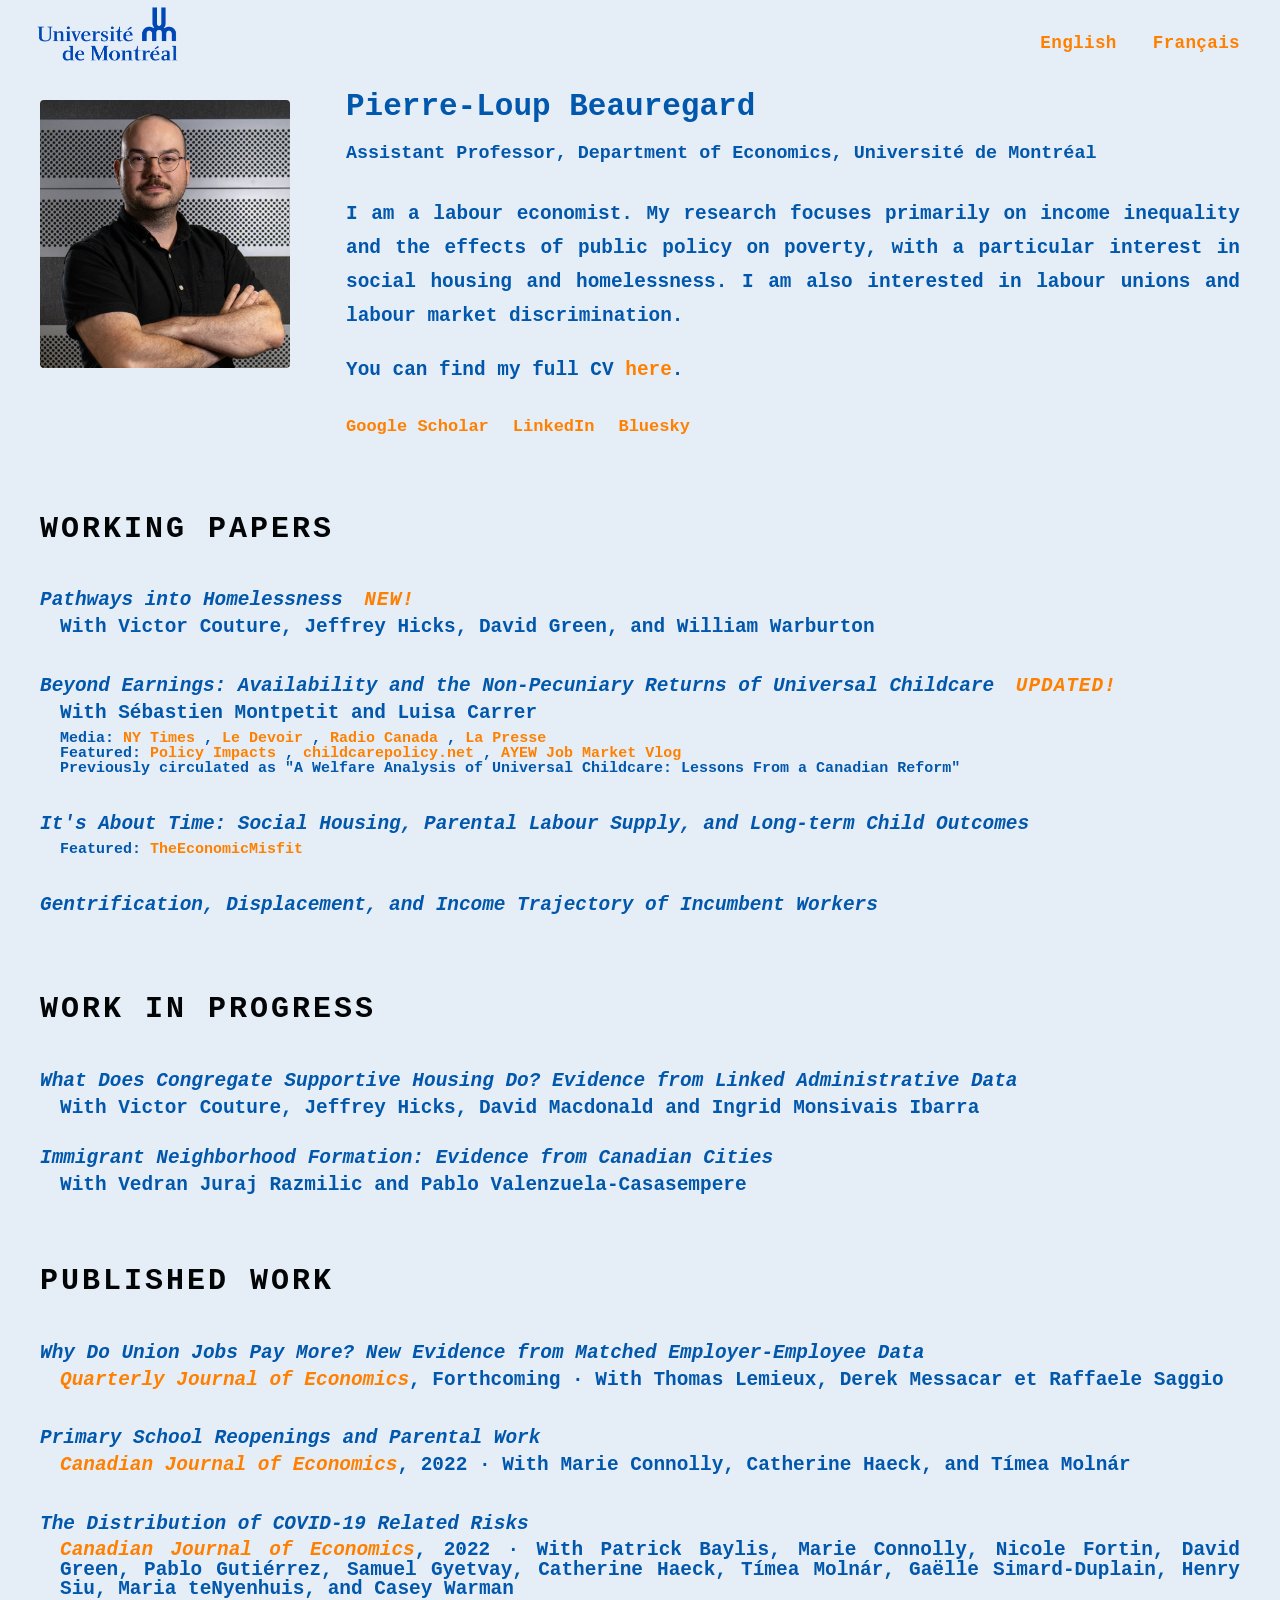
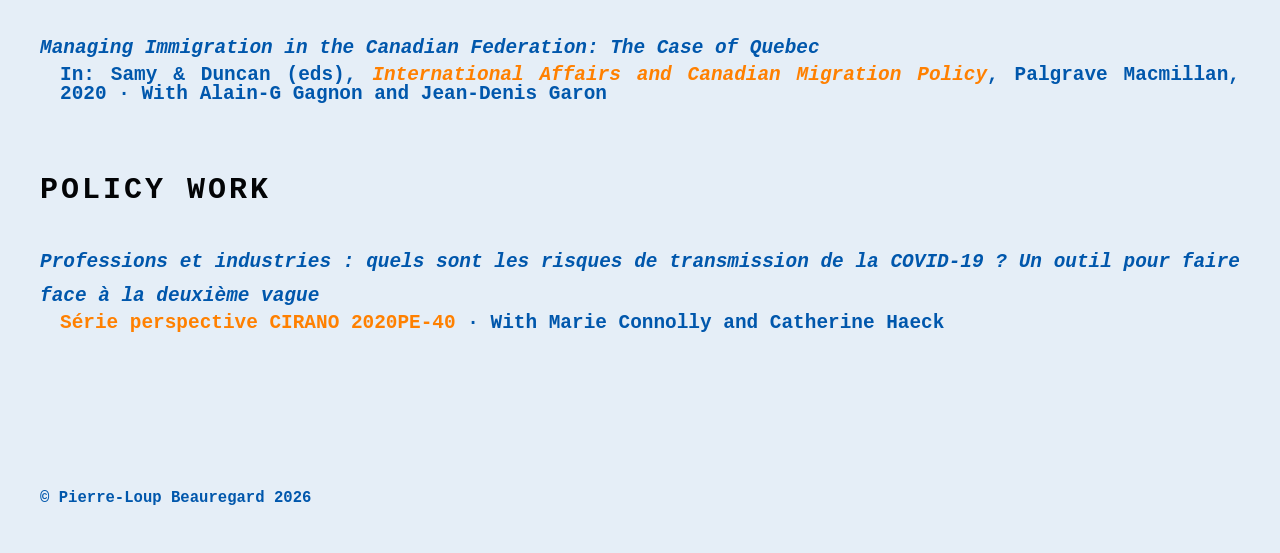
<file: index.html>
<!DOCTYPE html>
<html lang="en">
<head>
  <link rel="canonical" href="https://pierreloupbeauregard.org/index.html">
  <meta charset="UTF-8">
  <meta name="viewport" content="width=device-width, initial-scale=1.0">
  <link rel="icon" type="image/png" href="assets/images/carabins_logo.png">
  <title>Pierre-Loup Beauregard</title>
  <link rel="stylesheet" href="style.css">
</head>
<body>

<nav>
  <div class="nav-inner">
    <a class="nav-name" href="index.html">

    <div class="home-logo">
      <img src="assets/images/Logo_UdeM-bleu-RVB.png" width="175" style="margin-top: 50px; margin-left: -20px;" alt="Logo">
    </div></a>

    <ul class="nav-links">
      <li><a href="index.html">English</a></li>
      <li><a href="francais.html" class="lang-toggle">Français</a></li>
    </ul>
  </div>
</nav>


<main>


<div class="home-grid" id="about">

    <div class="home-photo">
      <img src="assets/images/photo.jpg" alt="Pierre-Loup Beauregard">
    </div>
    

    <div class="home-bio">
      <h1>Pierre-Loup Beauregard</h1>
      <p class="subtitle">Assistant Professor, Department of Economics, Université de Montréal</p>
      
      <p>
        I am a labour economist. My research focuses primarily on income inequality 
        and the effects of public policy on poverty, with a particular interest in 
        social housing and homelessness. I am also interested in labour unions and 
        labour market discrimination.
      </p>

      <p>
        You can find my full CV <a href="assets/docs/beauregard_cv.pdf">here</a>.
      </p>

      <div class="contact-links">
        <a href="https://scholar.google.ca/citations?user=1oy015kAAAAJ&hl=en">Google Scholar</a>
        <a href="https://www.linkedin.com/in/pierreloupbeauregard/">LinkedIn</a>
        <a href="https://bsky.app/profile/plbeauregard.bsky.social">Bluesky</a>
      </div>
    </div>

  </div>
  

  <!-- ── Working Papers ────────────────────────────────── -->
  <section id="research">
    <h2>Working Papers</h2>

    <div class="paper">
      <p class="paper-title">
        <a href="https://www.dropbox.com/scl/fi/wkrdb9lgdbsbrx3ymrme5/BCGHW_homelessness_currentPublic.pdf?rlkey=ezxy51uh1qmfiev3l69rs5mlc&dl=0">
          Pathways into Homelessness</a>
        <span class="paper-tag">NEW!</span>
      </p>
      <p class="paper-meta">
 With <a href="https://www.victorcouture.org/home">Victor Couture</a>,
          <a href="https://jeffrey-hicks.com/">Jeffrey Hicks</a>,
          <a href="https://economics.ubc.ca/profile/david-green/">David Green</a>,
         and William Warburton
      </p>
    </div>

     <div class="paper">
      <p class="paper-title">
        <a href="https://sebastienmontpetit.github.io/WebsiteSM/MCB_QCchildcare.pdf">
          Beyond Earnings: Availability and the Non-Pecuniary Returns of Universal Childcare
        </a>
        <span class="paper-tag">Updated!</span>
      </p>
      <p class="paper-meta">
        With <a href="https://sites.google.com/view/sebastien-montpetit">Sébastien Montpetit</a>
        and <a href="https://luisa-carrer.github.io/">Luisa Carrer</a>
      </p>
      <p class="paper-coverage" >  
        Media:
        <a   href="https://www.nytimes.com/2025/09/22/business/universal-child-care-us-economy.html">   NY Times  </a>,
        <a   href="https://www.ledevoir.com/economie/819527/garderies-rapportent-trois-fois-plus-meres-ce-elles-coutent-etat"> Le Devoir </a>,
        <a   href="https://ici.radio-canada.ca/ohdio/premiere/emissions/Les-matins-d-ici/segments/rattrapage/1848339/garderies-rapportent-3-fois-plus-aux-meres-que-ce-qu-elles-coutent-a-etat">Radio Canada </a>,
        <a   href="https://www.lapresse.ca/actualites/2025-11-13/cpe-et-garderies-subventionnees/the-economist-monte-au-creneau-contre-le-modele-quebecois.php"> La Presse  </a><br>
        Featured:
        <a  href="https://policyimpacts.org/policy-impacts-library/universal-childcare-provision/">Policy Impacts  </a>,
        <a  href="https://childcarepolicy.net/new-support-for-the-economic-benefits-of-universal-child-care/"> childcarepolicy.net </a>,
        <a  href="https://www.monash.edu/business/impact-labs/soda-labs/our-events/applied-young-economists/econ-job-market-vlog"> AYEW Job Market Vlog </a><br>
         Previously circulated as "A Welfare Analysis of Universal Childcare: Lessons From a Canadian Reform"  
      </p>
    </div>

    <div class="paper">
      <p class="paper-title" >
        <a href="https://plbeauregard.github.io/document/beauregard_jmp_2025.pdf">
          It's About Time: Social Housing, Parental Labour Supply, and Long-term Child Outcomes
        </a>
      </p>
      <p class="paper-coverage" > 
        Featured: <a  href="https://theeconomicmisfit.com/2026/02/11/why-do-children-benefit-from-social-housing/"> TheEconomicMisfit</a>
      </p>
    </div>

    <div class="paper">
      <p class="paper-title">
        <a href="https://plbeauregard.github.io/document/beauregard_gentrification.pdf">
          Gentrification, Displacement, and Income Trajectory of Incumbent Workers
        </a>
      </p>
    </div>

  </section>

  <!-- ── Work in Progress ──────────────────────────────── -->
  <section>
    <h2>Work in Progress</h2>

    <div class="inprogress">
      <p class="inprogress-title">What Does Congregate Supportive Housing Do? Evidence from Linked Administrative Data</p>
      <p class="paper-meta">
        With <a href="https://www.victorcouture.org/home">Victor Couture</a>,
          <a href="https://jeffrey-hicks.com/">Jeffrey Hicks</a>,
          <a href="https://sites.google.com/view/dave-mac/home">David Macdonald</a> 
          and Ingrid Monsivais Ibarra
      </p>
    </div>

    <div class="inprogress">
      <p class="inprogress-title">Immigrant Neighborhood Formation: Evidence from Canadian Cities</p>
      <p class="paper-meta">
        With Vedran Juraj Razmilic
        and <a href="https://pvalenzuelac.github.io/">Pablo Valenzuela-Casasempere</a>
      </p>
    </div>

  </section>

  <!-- ── Published Work ────────────────────────────────── -->
  <section>
    <h2>Published Work</h2>

    <div class="paper">
      <p class="paper-title">
        <a href="https://academic.oup.com/qje/advance-article/doi/10.1093/qje/qjag054/9013333?login=true&utm_source=authortollfreelink&utm_campaign=qje&utm_medium=email">
          Why Do Union Jobs Pay More? New Evidence from Matched Employer-Employee Data
        </a>
      </p>
      <p class="paper-meta">
        <em><span style="color: #ff8000;">Quarterly Journal of Economics</span></em>, Forthcoming ·
        With <a href="https://economics.ubc.ca/profile/thomas-lemieux/">Thomas Lemieux</a>,
        <a href="https://sites.google.com/site/derekmessacar/home">Derek Messacar</a>
        et <a href="https://sites.google.com/site/raffaelesaggio/">Raffaele Saggio</a>
      </p>
    </div>

    <div class="paper">
      <p class="paper-title">
        <a href="https://onlinelibrary.wiley.com/share/author/XNPJARI37ENNKSQNXPC3?target=10.1111/caje.12566">
          Primary School Reopenings and Parental Work
        </a>
      </p>
      <p class="paper-meta">
        <em><span style="color: #ff8000;">Canadian Journal of Economics</span></em>, 2022 ·
        With <a href="http://www.connolly.uqam.ca/">Marie Connolly</a>,
        <a href="https://sites.google.com/site/catherinemhaeck/">Catherine Haeck</a>,
        and <a href="https://timea-laura-molnar.com/">Tímea Molnár</a>
      </p>
    </div>

    <div class="paper">
      <p class="paper-title">
        <a href="https://onlinelibrary.wiley.com/share/author/AE8DQ7MFEASCJKEBJAWV?target=10.1111/caje.12540">
          The Distribution of COVID-19 Related Risks
        </a>
      </p>
      <p class="paper-meta">
        <em><span style="color: #ff8000;">Canadian Journal of Economics</span></em>, 2022 ·
        With Patrick Baylis, Marie Connolly, Nicole Fortin, David Green,
        Pablo Gutiérrez, Samuel Gyetvay, Catherine Haeck, Tímea Molnár,
        Gaëlle Simard-Duplain, Henry Siu, Maria teNyenhuis, and Casey Warman
      </p>
    </div>

    <div class="paper">
      <p class="paper-title">
        <a href="https://link.springer.com/chapter/10.1007/978-3-030-46754-8_11">
          Managing Immigration in the Canadian Federation: The Case of Quebec
        </a>
      </p>
      <p class="paper-meta">
        In: Samy &amp; Duncan (eds), <em><span style="color: #ff8000;">International Affairs and Canadian Migration Policy</span></em>,
        Palgrave Macmillan, 2020 ·
        With <a href="https://professeurs.uqam.ca/professeur/gagnon.alain/">Alain-G Gagnon</a>
        and <a href="https://sites.google.com/site/jeandenisgaron/">Jean-Denis Garon</a>
      </p>
    </div>

  </section>

  <!-- ── Policy Work ───────────────────────────────────── -->
  <section>
    <h2>Policy Work</h2>

    <div class="paper">
      <p class="paper-title">
        <a href="https://cirano.qc.ca/fr/sommaires/2020PE-40">
          Professions et industries : quels sont les risques de transmission de la COVID-19 ?
          Un outil pour faire face à la deuxième vague
        </a>
      </p>
      <p class="paper-meta">
        <span style="color: #ff8000;">Série perspective CIRANO 2020PE-40</span> ·
        With <a href="http://www.connolly.uqam.ca/">Marie Connolly</a>
        and <a href="https://sites.google.com/site/catherinemhaeck/">Catherine Haeck</a>
      </p>
    </div>

  </section>

</main>

<footer> © Pierre-Loup Beauregard 2026
</file>
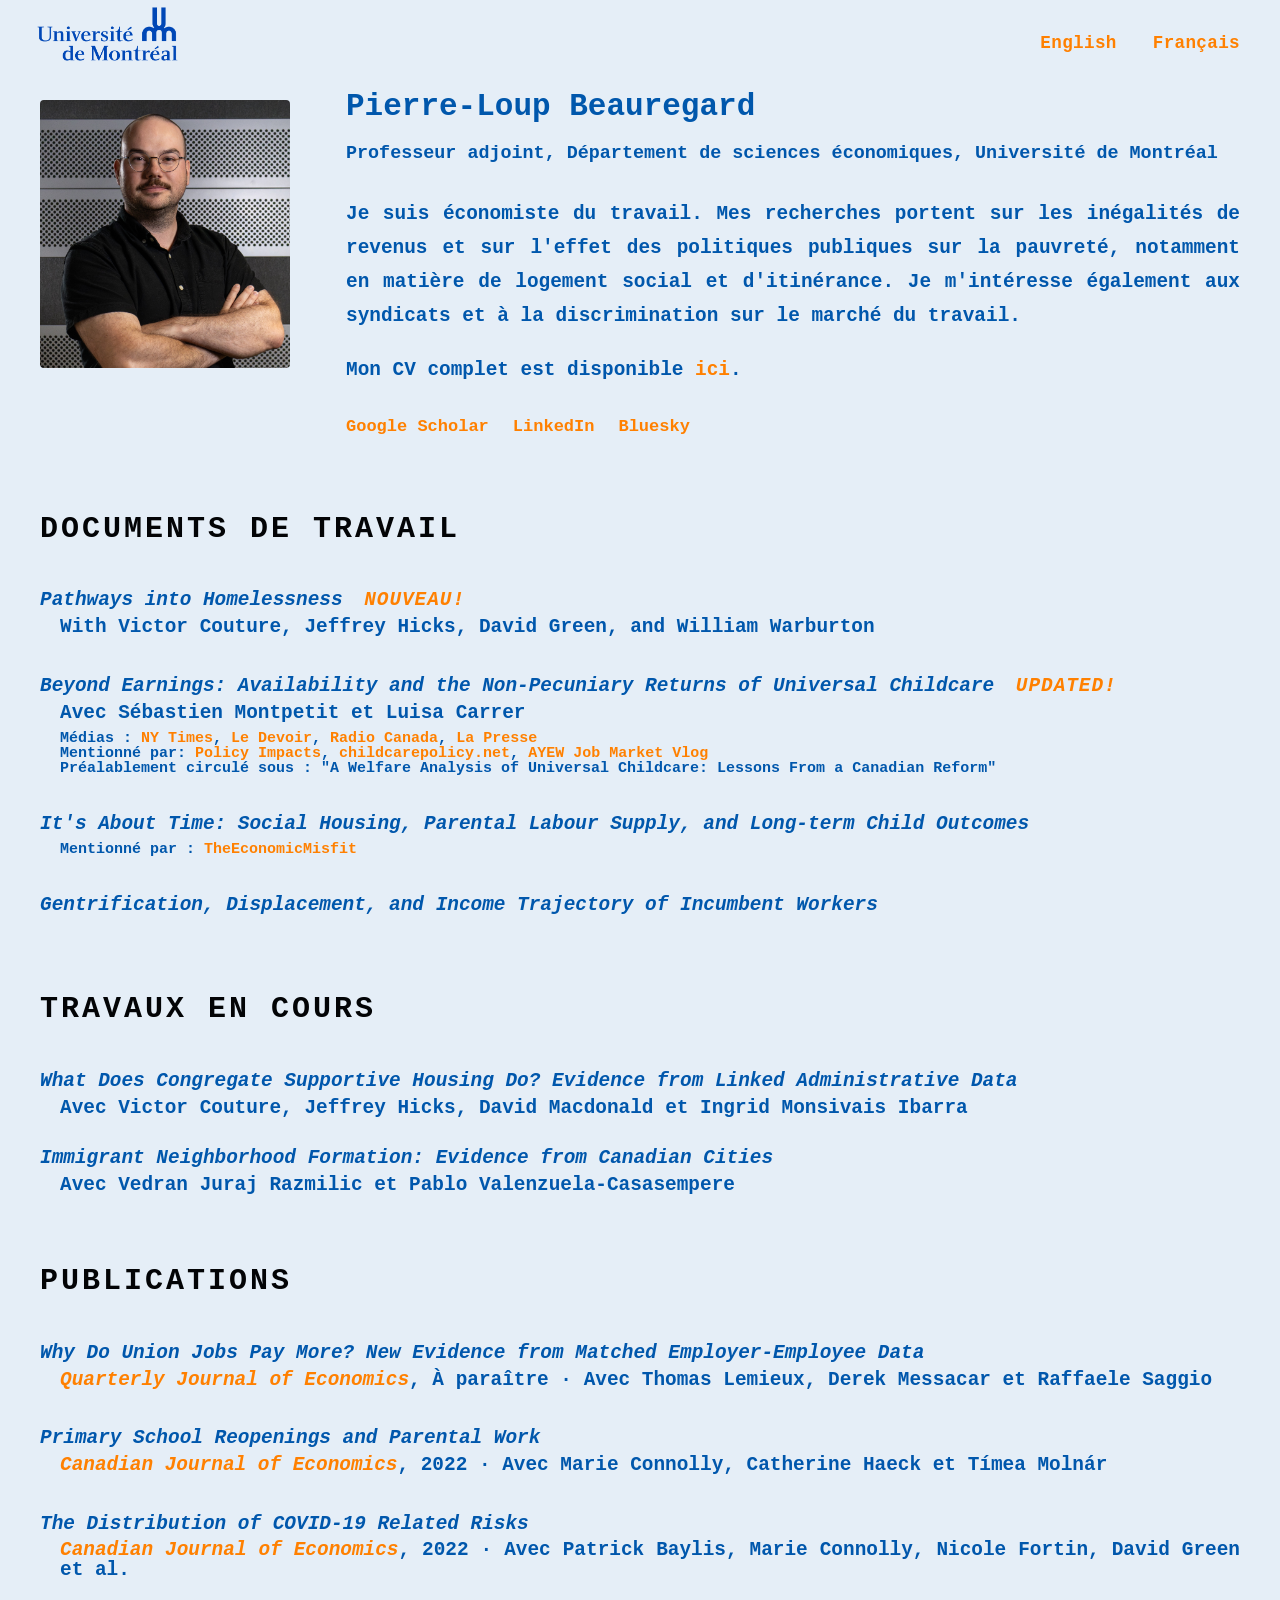
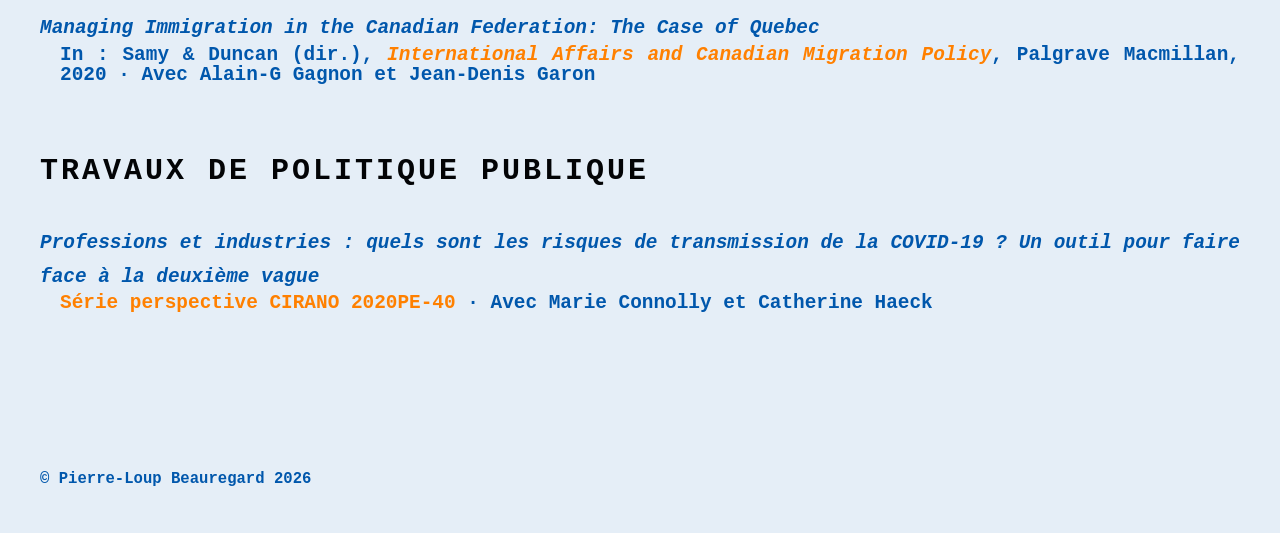
<file: francais.html>
<!DOCTYPE html>
<html lang="fr">
<head>
  <link rel="canonical" href="https://pierreloupbeauregard.org/francais.html">
  <meta charset="UTF-8">
  <meta name="viewport" content="width=device-width, initial-scale=1.0">
  <link rel="icon" type="image/png" href="assets/images/carabins_logo.png">
  <title>Pierre-Loup Beauregard</title>
  <link rel="stylesheet" href="style.css">
</head>
<body>

<nav>
  <div class="nav-inner">
    <a class="nav-name" href="francais.html">
      
    <div class="home-logo">
      <img src="assets/images/Logo_UdeM-bleu-RVB.png" width="175" style="margin-top: 50px; margin-left: -20px;" alt="Logo">
    </div></a>

    <ul class="nav-links">
      <li><a href="index.html" class="lang-toggle">English</a></li>
      <li><a href="francais.html">Français</a></li>
    </ul>
  </div>
</nav>

<main>

  <div class="home-grid" id="about">

    <div class="home-photo">
      <img src="assets/images/photo.jpg" alt="Pierre-Loup Beauregard">
    </div>

    <div class="home-bio">
      <h1>Pierre-Loup Beauregard</h1>
      <p class="subtitle">Professeur adjoint, Département de sciences économiques, Université de Montréal</p>
      
      <p>
        Je suis économiste du travail. Mes recherches portent sur les inégalités de revenus 
        et sur l'effet des politiques publiques sur la pauvreté, notamment en matière de 
        logement social et d'itinérance. Je m'intéresse également aux syndicats et à la 
        discrimination sur le marché du travail.
      </p>

      <p>
        Mon CV complet est disponible <a href="assets/docs/beauregard_cv.pdf">ici</a>.
      </p>

      <div class="contact-links">
        <a href="https://scholar.google.ca/citations?user=1oy015kAAAAJ&hl=fr">Google Scholar</a>
        <a href="https://www.linkedin.com/in/pierreloupbeauregard/">LinkedIn</a>
        <a href="https://bsky.app/profile/plbeauregard.bsky.social">Bluesky</a>
      </div>
    </div>

  </div>

  <!-- ── Documents de travail ──────────────────────────── -->
  <section id="research">
    <h2>Documents de travail</h2>

        <div class="paper">
      <p class="paper-title">
        <a href="https://www.dropbox.com/scl/fi/wkrdb9lgdbsbrx3ymrme5/BCGHW_homelessness_currentPublic.pdf?rlkey=ezxy51uh1qmfiev3l69rs5mlc&dl=0">
          Pathways into Homelessness</a>
        <span class="paper-tag">NOUVEAU!</span>
      </p>
      <p class="paper-meta">
 With <a href="https://www.victorcouture.org/home">Victor Couture</a>,
          <a href="https://jeffrey-hicks.com/">Jeffrey Hicks</a>,
          <a href="https://economics.ubc.ca/profile/david-green/">David Green</a>,
         and William Warburton
      </p>
    </div>


    <div class="paper">
      <p class="paper-title">
        <a href="https://sebastienmontpetit.github.io/WebsiteSM/MCB_QCchildcare.pdf">
                    Beyond Earnings: Availability and the Non-Pecuniary Returns of Universal Childcare
        </a>
        <span class="paper-tag">Updated!</span>
      </p>
      <p class="paper-meta">
        Avec <a href="https://sites.google.com/view/sebastien-montpetit">Sébastien Montpetit</a>
        et <a href="https://luisa-carrer.github.io/">Luisa Carrer</a>
      </p>
      <p class="paper-coverage">
        Médias :
        <a href="https://www.nytimes.com/2025/09/22/business/universal-child-care-us-economy.html">NY Times</a>,
        <a href="https://www.ledevoir.com/economie/819527/garderies-rapportent-trois-fois-plus-meres-ce-elles-coutent-etat">Le Devoir</a>,
        <a href="https://ici.radio-canada.ca/ohdio/premiere/emissions/Les-matins-d-ici/segments/rattrapage/1848339/garderies-rapportent-3-fois-plus-aux-meres-que-ce-qu-elles-coutent-a-etat">Radio Canada</a>,
        <a href="https://www.lapresse.ca/actualites/2025-11-13/cpe-et-garderies-subventionnees/the-economist-monte-au-creneau-contre-le-modele-quebecois.php">La Presse</a> <br>
        Mentionné par:
        <a href="https://policyimpacts.org/policy-impacts-library/universal-childcare-provision/">Policy Impacts</a>,
        <a href="https://childcarepolicy.net/new-support-for-the-economic-benefits-of-universal-child-care/">childcarepolicy.net</a>,
        <a href="https://www.monash.edu/business/impact-labs/soda-labs/our-events/applied-young-economists/econ-job-market-vlog">AYEW Job Market Vlog</a><br>
          Préalablement circulé sous : "A Welfare Analysis of Universal Childcare: Lessons From a Canadian Reform"      </p>
    </div>

    <div class="paper">
      <p class="paper-title">
        <a href="https://plbeauregard.github.io/document/beauregard_jmp_2025.pdf">
          It's About Time: Social Housing, Parental Labour Supply, and Long-term Child Outcomes
        </a>
      </p>
      <p class="paper-coverage">
        Mentionné par : <a href="https://theeconomicmisfit.com/2026/02/11/why-do-children-benefit-from-social-housing/">TheEconomicMisfit</a>
      </p>
    </div>

    <div class="paper">
      <p class="paper-title">
        <a href="https://plbeauregard.github.io/document/beauregard_gentrification.pdf">
          Gentrification, Displacement, and Income Trajectory of Incumbent Workers
        </a>
      </p>
    </div>

  </section>

  <!-- ── Travaux en cours ───────────────────────────────── -->
  <section>
    <h2>Travaux en cours</h2>

    <div class="inprogress">
      <p class="inprogress-title">What Does Congregate Supportive Housing Do? Evidence from Linked Administrative Data</p>
      <p class="paper-meta">
        Avec <a href="https://www.victorcouture.org/home">Victor Couture</a>,
          <a href="https://jeffrey-hicks.com/">Jeffrey Hicks</a>,
          <a href="https://sites.google.com/view/dave-mac/home">David Macdonald</a> 
          et Ingrid Monsivais Ibarra
      </p>
    </div>

    <div class="inprogress">
      <p class="inprogress-title">Immigrant Neighborhood Formation: Evidence from Canadian Cities</p>
      <p class="paper-meta">
        Avec Vedran Juraj Razmilic
        et <a href="https://pvalenzuelac.github.io/">Pablo Valenzuela-Casasempere</a>
      </p>
    </div>

  </section>

  <!-- ── Publications ──────────────────────────────────── -->
  <section>
    <h2>Publications</h2>

    <div class="paper">
      <p class="paper-title">
        <a href="https://academic.oup.com/qje/advance-article/doi/10.1093/qje/qjag054/9013333?login=true&utm_source=authortollfreelink&utm_campaign=qje&utm_medium=email">
          Why Do Union Jobs Pay More? New Evidence from Matched Employer-Employee Data
        </a>
      </p>
      <p class="paper-meta">
        <em><span style="color: #ff8000;">Quarterly Journal of Economics</span></em>, À paraître ·
        Avec <a href="https://economics.ubc.ca/profile/thomas-lemieux/">Thomas Lemieux</a>,
        <a href="https://sites.google.com/site/derekmessacar/home">Derek Messacar</a>
        et <a href="https://sites.google.com/site/raffaelesaggio/">Raffaele Saggio</a>
      </p>
    </div>

    <div class="paper">
      <p class="paper-title">
        <a href="https://onlinelibrary.wiley.com/share/author/XNPJARI37ENNKSQNXPC3?target=10.1111/caje.12566">
          Primary School Reopenings and Parental Work
        </a>
      </p>
      <p class="paper-meta">
        <em><span style="color: #ff8000;">Canadian Journal of Economics</span></em>, 2022 ·
        Avec Marie Connolly, Catherine Haeck et Tímea Molnár
      </p>
    </div>

    <div class="paper">
      <p class="paper-title">
        <a href="https://onlinelibrary.wiley.com/share/author/AE8DQ7MFEASCJKEBJAWV?target=10.1111/caje.12540">
          The Distribution of COVID-19 Related Risks
        </a>
      </p>
      <p class="paper-meta">
        <em><span style="color: #ff8000;">Canadian Journal of Economics</span></em>, 2022 ·
        Avec Patrick Baylis, Marie Connolly, Nicole Fortin, David Green et al.
      </p>
    </div>

    <div class="paper">
      <p class="paper-title">
        <a href="https://link.springer.com/chapter/10.1007/978-3-030-46754-8_11">
          Managing Immigration in the Canadian Federation: The Case of Quebec
        </a>
      </p>
      <p class="paper-meta">
        In : Samy &amp; Duncan (dir.), <em><span style="color: #ff8000;">International Affairs and Canadian Migration Policy</span></em>,
        Palgrave Macmillan, 2020 ·
        Avec <a href="https://professeurs.uqam.ca/professeur/gagnon.alain/">Alain-G Gagnon</a>
        et <a href="https://sites.google.com/site/jeandenisgaron/">Jean-Denis Garon</a>
      </p>
    </div>

  </section>

  <!-- ── Travaux de politique publique ─────────────────── -->
  <section>
    <h2>Travaux de politique publique</h2>

    <div class="paper">
      <p class="paper-title">
        <a href="https://cirano.qc.ca/fr/sommaires/2020PE-40">
          Professions et industries : quels sont les risques de transmission de la COVID-19 ?
          Un outil pour faire face à la deuxième vague
        </a>
      </p>
      <p class="paper-meta">
        <span style="color: #ff8000;">Série perspective CIRANO 2020PE-40</span> ·
        Avec Marie Connolly et Catherine Haeck
      </p>
    </div>

  </section>

</main>

<footer> © Pierre-Loup Beauregard 2026
</file>
<file: style.css>
/* ============================================================
   EASY CUSTOMIZATION — change anything in this section
   ============================================================ */
:root {  
  /* --- Colors --- */
  --color-bg:        #e5eef7;      /* page background */
  --color-text:      #0057ac;       /* main text */
  --color-muted:     #0057ac;       /* secondary text (e.g. journal names) */
  --color-link:      #ff8000;       /* hyperlink color */
  --color-link-hover: #ff8000;       /* hyperlink hover color */
  --color-nav-bg:    #e5eef7;       /* navigation bar background */
  --color-nav-link:  #ff8000;       /* navigation text buttons */
  --color-border:    #e5eef7;       /* subtle divider lines */
  --color-highlight: #030406;       /* Highlight color */

  /* --- Typography --- */
  --font-body:       'Courier New', Courier, monospace;
  --font-nav:        'Courier New', Courier, monospace;
  --font-size-base:  20px;          /* base font size — scale everything here */ 
  --line-height:     1.75;
 
  /* --- Layout --- */
  --max-width:       1520px;         /* content column width */
  --nav-height:      10px;
}


/* ============================================================
   EASY CUSTOMIZATION — change anything in this section
   ============================================================ */


* { box-sizing: border-box; margin: 0; padding: 0; }

html { font-size: var(--font-size-base); }

body {
  font-family: var(--font-body);
  font-weight: bold;
  color: var(--color-text);
  background: var(--color-bg);
  line-height: var(--line-height);
  -webkit-font-smoothing: antialiased;
  text-align: justify; 
}


/* ── Navigation ─────────────────────────────────────────── */
nav {
  top: 0;
  z-index: 100;
  background: var(--color-nav-bg);
  border-bottom: 0px solid var(--color-border);
  height: var(--nav-height);
  display: flex;
  align-items: center;
}

.nav-inner {
  margin-top: 40px;
  max-width: var(--max-width);
  margin: 0 auto;
  padding: 0 2rem;
  width: 100%;
  display: flex;
  align-items: center;
  justify-content: space-between;
}

.nav-name {
  margin-top: 20px;
  font-family: var(--font-nav);
  font-weight: 600;
  font-size: 0.95rem;
  color: var(--color-nav-link);
  text-decoration: none;
  letter-spacing: 0.01em;
}

.nav-links {
  margin-top: 75px;
  display: flex;
  gap: 1.8rem;
  list-style: none;
}

.nav-links a {
  font-family: var(--font-nav);
  font-size: 0.88rem;
  color: var(--color-nav-link);
  text-decoration: none;
  letter-spacing: 0.02em;
  transition: color 0.15s;
}

.nav-links a:hover,
.nav-links a.active {
  color: var(--color-link);
}

.highlight {
  color: var(--color-highlight);
}

/* ── Page content ───────────────────────────────────────── */
main {
  max-width: var(--max-width);
  margin: 0 auto;
  padding: 3.5rem 2rem 5rem;
}

/* ── Home page layout ───────────────────────────────────── */

.home-grid {
  display: flex;
  gap: 2.8rem;
  align-items: flex-start;
}

.home-logo {
  margin-left: auto;
  flex-shrink: 00;
}

.home-photo img {
  width: 250px;
  border-radius: 4px;
  margin-top: 1rem;
  display: block;
}

.home-bio h1 {
  font-family: var(--font-nav);
  font-size: 1.55rem;
  font-weight: 700;
  margin-bottom: 0.2rem;
  color: var(--color-text);
}

.home-bio .subtitle {
  font-family: var(--font-nav);
  font-size: 0.92rem;
  color: var(--color-muted);
  margin-bottom: 1.4rem;
}

.home-bio p {
  margin-bottom: 1rem;
  font-size: 0.97rem;
}

.contact-links {
  display: flex;
  flex-wrap: wrap;
  gap: 0.4rem 1.2rem;
  margin-top: 1.2rem;
  font-family: var(--font-nav);
  font-size: 0.85rem;
}

.contact-links a {
  color: var(--color-link);
  text-decoration: none;
  border-bottom: 1px solid transparent;
  transition: border-color 0.15s;
}

.contact-links a:hover { border-color: var(--color-link); }

/* ── Section headings ───────────────────────────────────── */
section { margin-top: 3rem; }

section h2 {
  font-family: var(--font-nav);
  font-size: 1.5rem;
  font-weight: 700;
  text-transform: uppercase;
  letter-spacing: 0.1em;
  color: var(--color-highlight);
  margin-bottom: 1rem;
  padding-bottom: 0.4rem;
  border-bottom: 1px solid var(--color-border);
}

/* ── Paper entries ───────────────────────────────────────── */
.paper {
  margin-bottom: 1.6rem;
}

.paper-title {
  font-size: 0.97rem;
  font-weight: bold;
  font-style: italic;
}

.paper-title a {
  color: var(--color-text);
  text-decoration: none;
  border-bottom: 1px solid var(--color-border);
  transition: border-color 0.15s, color 0.15s;
}

.paper-title a:hover {
  color: var(--color-link);
  border-color: var(--color-link);
}

.paper-tag {
  display: inline-block;
  font-family: var(--font-nav);
  font-size: 0.97rem;
  font-weight: 600;
  text-transform: uppercase;
  letter-spacing: 0.05em;
  color: var(--color-link);
  margin-left: 0.5rem;
}

.paper-meta {
  font-family: var(--font-nav);
  font-size: 0.97rem;
  color: var(--color-muted);
  line-height: 1;
  margin-bottom: 0.4rem;
  margin-left: 1rem;
}

.paper-meta a {
  color: var(--color-muted);
  text-decoration: none;
  border-bottom: 1px solid var(--color-border);
}

.paper-meta a:hover { color: var(--color-link); 
  text-decoration: none;
}

.paper-coverage {
  font-family: var(--font-nav);
  font-size: 15px;
  line-height: 1;
  color: var(--color-muted);
  margin-top: 0rem;
  margin-left: 1rem;
}

.paper-coverage a {
  color: var(--color-link);
  font-size: 15px;
  line-height: 1;
  text-decoration: none;
  margin-top: 0rem;
}

/* ── Inprogress entries (no link) ───────────────────────── */
.inprogress {
  margin-bottom: 1.2rem;
}

.inprogress-title {
  font-size: 0.97rem;
  font-style: italic;
}

/* ── Fields / Education compact list ────────────────────── */
.simple-list {
  font-size: 0.97rem;
  padding-left: 0;
  list-style: none;
}

.simple-list li {
  padding: 0.25rem 0;
  border-bottom: 1px solid var(--color-border);
}

.simple-list li:last-child { border-bottom: none; }

/* ── Language toggle ────────────────────────────────────── */
.lang-toggle {
  font-family: var(--font-nav);
  font-size: 0.82rem;
  color: var(--color-muted);
}

.lang-toggle a {
  color: var(--color-link);
  text-decoration: none;
}

/* ── Footer ─────────────────────────────────────────────── */
footer {
  max-width: var(--max-width);
  margin: 0 auto;
  padding: 1rem 2rem 2rem;
  font-family: var(--font-nav);
  font-size: 0.78rem;
  color: var(--color-text);
}

/* ── Links (generic) ────────────────────────────────────── */
a {
  color: var(--color-link);
  text-decoration: none;
}

a:hover { color: var(--color-link-hover); }

/* ── Responsive ─────────────────────────────────────────── */
@media (max-width: 580px) {
  .home-grid { flex-direction: column; gap: 1.8rem; }
  .home-photo img { width: 140px; }
  main { padding: 2rem 1.2rem 4rem; }
  .nav-inner { padding: 0 1.2rem; }
}
</file>
